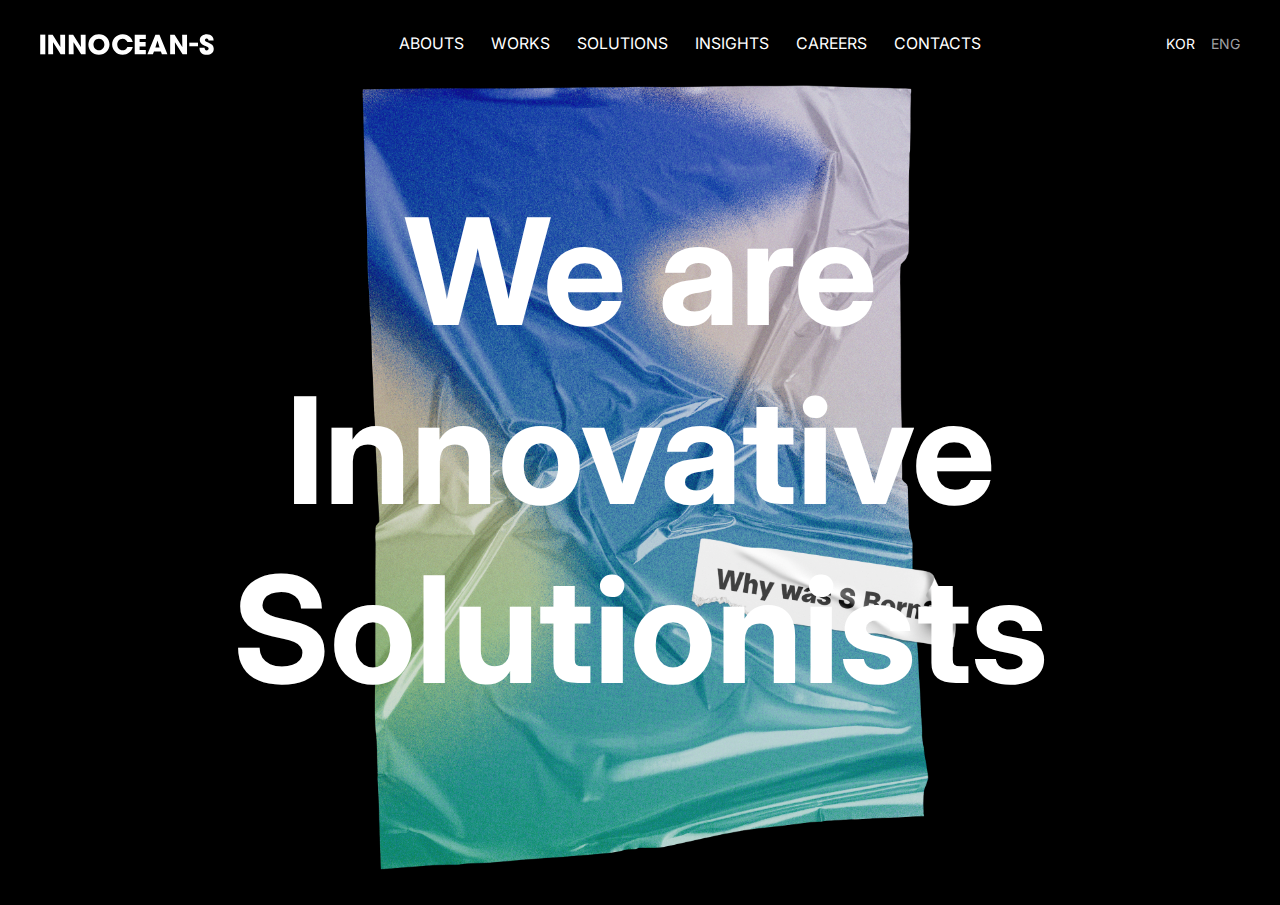
<file: index.html>
<!DOCTYPE html>
<html lang="ko">

<head>
    <meta charset="UTF-8">
    <meta name="viewport" content="width=device-width, initial-scale=1.0">
    <title>02_이노션에스</title>
    <link rel="stylesheet" href="css/style.css">

    <script>
        window.onload = () => {
            document.querySelector('.nav_btn').addEventListener('click', () => {
                document.querySelector('.nav_mobile').classList.add('active');
            });

            document.querySelector('.close_btn').addEventListener('click', () => {
                document.querySelector('.nav_mobile').classList.remove('active');
            });
        };/* script end */
    </script>
</head>

<body>
    <header class="header">
        <div class="inner">
            <h1 class="logo">
                <a href="#">
                    <img src="img/logo.svg" alt="이노션에스">
                </a>
            </h1><!-- .logo end -->

            <nav class="nav_pc pc">
                <ul class="gnb">

                    <li>
                        <a href="#" class="depth"> ABOUTS</a>
                    </li>

                    <li>
                        <a href="#" class="depth"> WORKS</a>
                    </li>

                    <li>
                        <a href="#" class="depth"> SOLUTIONS</a>
                    </li>

                    <li>
                        <a href="#" class="depth"> INSIGHTS</a>
                    </li>

                    <li>
                        <a href="#" class="depth"> CAREERS</a>
                    </li>

                    <li>
                        <a href="#" class="depth"> CONTACTS</a>
                    </li>

                </ul><!-- .gnb end -->
            </nav><!-- nav_pc.pc end -->

            <ul class="lang pc">
                <li><a href="#">KOR</a></li>
                <li><a href="#">ENG</a></li>
            </ul><!-- .lang end -->

            <button class="nav_btn mobile">
                <img src="img/btn_menu.svg" alt="메뉴보기">
            </button><!-- .nav_btn mobile end -->

            <nav class="nav_mobile mobile">
                <button class="close_btn">
                    <img src="img/close.svg" alt="메뉴닫기">
                </button><!-- close_btn end -->

                <ul class="gnb">

                    <li>
                        <a href="#" class="depth"> ABOUTS</a>
                    </li>

                    <li>
                        <a href="#" class="depth"> WORKS</a>
                    </li>

                    <li>
                        <a href="#" class="depth"> SOLUTIONS</a>
                    </li>

                    <li>
                        <a href="#" class="depth"> INSIGHTS</a>
                    </li>

                    <li>
                        <a href="#" class="depth"> CAREERS</a>
                    </li>

                    <li>
                        <a href="#" class="depth"> CONTACTS</a>
                    </li>

                </ul><!-- .gnb end -->

                <ul class="lang">
                    <li><a href="#">KOR</a></li>
                    <li><a href="#">ENG</a></li>
                </ul><!-- .lang end -->

            </nav><!-- nav_mobile mobile end -->
        </div><!-- .inner end -->
    </header><!-- .header end -->

    <main class="main">
        <section class="main_visual">
            <img src="img/visual.png" alt="We are Innovative Solutionists">
        </section><!-- .main_visual end -->

        <div class="text">
            <h2>We are</h2>
        <h2>Innovative</h2>
        <h2>Solutionists</h2>
        </div><!-- .text end -->
    </main><!-- .main end -->
</body>

</html>
</file>
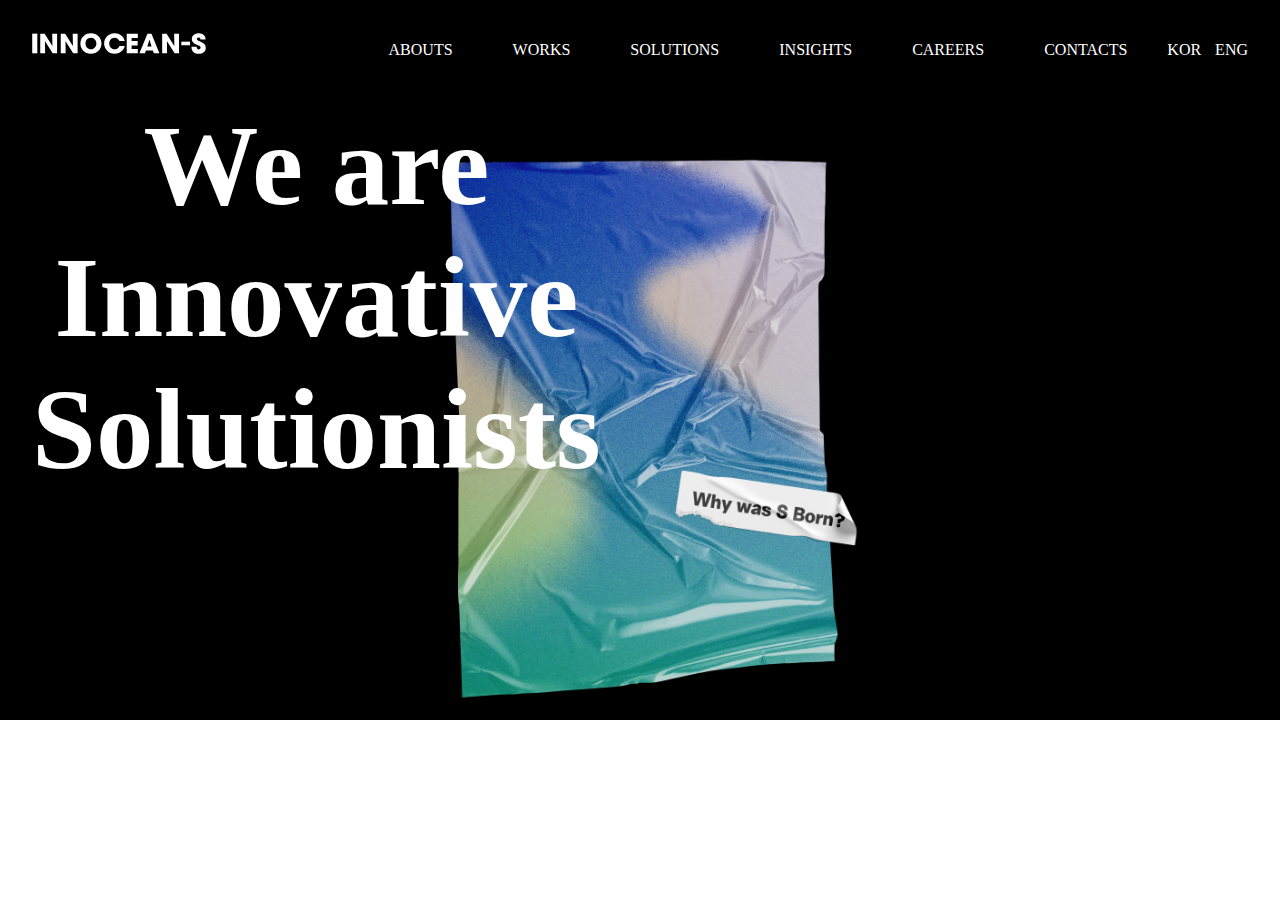
<file: index(me).html>
<!DOCTYPE html>
<html lang="ko">

<head>
    <meta charset="UTF-8">
    <meta name="viewport" content="width=device-width, initial-scale=1.0">
    <title>이노션에스</title>
    <link rel="stylesheet" href="css/01.css">
</head>

<body>
    <div class="all">
        <header class="header">
            <div class="inner">
                <h1 class="logo">
                    <a href="#"><img src="img/logo.svg" alt=""></a>
                </h1><!-- .logo end -->
                <nav class="nav_pc pc">
                    <ul class="gnb">
                        <li><a href="#">ABOUTS</a></li>
                        <li><a href="#">WORKS</a></li>
                        <li><a href="#">SOLUTIONS</a></li>
                        <li><a href="#">INSIGHTS</a></li>
                        <li><a href="#">CAREERS</a></li>
                        <li><a href="#">CONTACTS</a></li>
                    </ul><!-- .gnb end -->
                    <div class="menu">
                        
                            <a href="#" class="ko">KOR</a>
                            <a href="#" class="en">ENG</a>
                    </div><!-- .menu end -->
                   
                </nav><!-- .nav_pc pc end -->


                <nav class="nav_mobile mobile">
                    <button class="menu_btn mobile">
                        <img src="img/btn_menu.svg" alt="">
                    </button><!-- .menu_btn.mobile end -->
                    <ul class="gnb">
                        <li><a href="#">ABOUTS</a></li>
                        <li><a href="#">WORKS</a></li>
                        <li><a href="#">SOLUTIONS</a></li>
                        <li><a href="#">INSIGHTS</a></li>
                        <li><a href="#">CAREERS</a></li>
                        <li><a href="#">CONTACTS</a></li>
                    </ul><!-- .gnb end -->
                </nav><!-- .nav_mobile mobile end -->
            </div><!-- .inner end -->
        </header><!-- .header end -->
        <main class="main">
            <section class="main_visual">
                <div class="image"><img src="img/visual.png" alt=""></div>
                
                    <div class="text">
                        <h2>We are</h2>
                        <h2>Innovative</h2>
                        <h2>Solutionists</h2>
                    </div><!-- .text -->
                
            </section><!-- .main_visual end -->
            
        </main><!-- .main end -->
    </div><!-- .all end -->
</body>

</html>
</file>
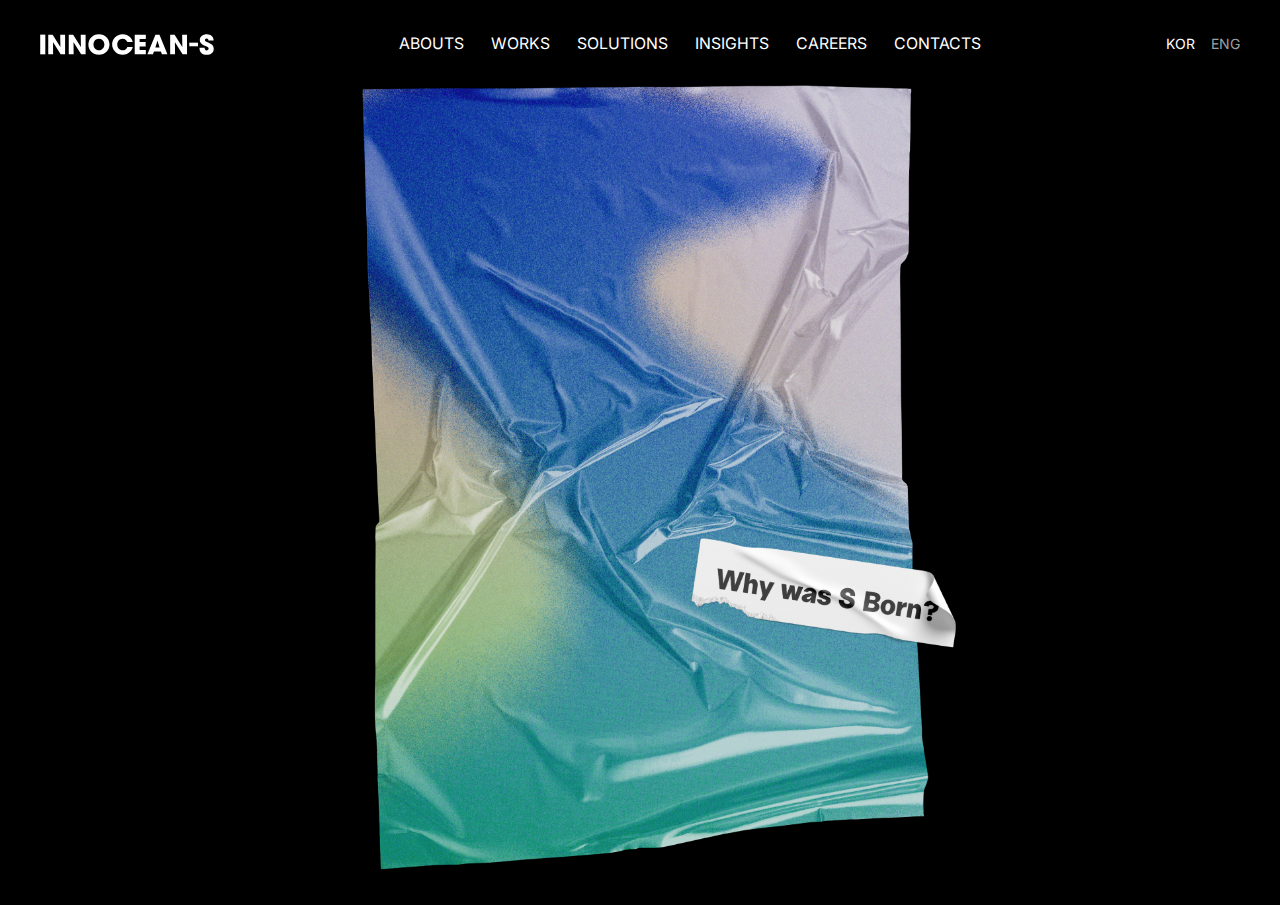
<file: index-02.html>
<!DOCTYPE html>
<html lang="ko">

<head>
    <meta charset="UTF-8">
    <meta name="viewport" content="width=device-width, initial-scale=1.0">
    <title>02_이노션에스</title>
    <link rel="stylesheet" href="css/style.css">

    <script>
        window.onload = () => {
            document.querySelector('.nav_btn').addEventListener('click', () => {
                document.querySelector('.nav_mobile').classList.add('active');
            });

            document.querySelector('.close_btn').addEventListener('click', () => {
                document.querySelector('.nav_mobile').classList.add('active');
            });
        };/* script end */
    </script>
</head>

<body>
    <header class="header">
        <div class="inner">
            <h1 class="logo">
                <a href="#">
                    <img src="img/logo.svg" alt="이노션에스">
                </a>
            </h1><!-- .logo end -->

            <nav class="nav_pc pc">
                <ul class="gnb">

                    <li>
                        <a href="#" class="depth"> ABOUTS</a>
                    </li>

                    <li>
                        <a href="#" class="depth"> WORKS</a>
                    </li>

                    <li>
                        <a href="#" class="depth"> SOLUTIONS</a>
                    </li>

                    <li>
                        <a href="#" class="depth"> INSIGHTS</a>
                    </li>

                    <li>
                        <a href="#" class="depth"> CAREERS</a>
                    </li>

                    <li>
                        <a href="#" class="depth"> CONTACTS</a>
                    </li>

                </ul><!-- .gnb end -->
            </nav><!-- nav_pc.pc end -->

            <ul class="lang pc">
                <li><a href="#">KOR</a></li>
                <li><a href="#">ENG</a></li>
            </ul><!-- .lang end -->

            <button class="nav_btn mobile">
                <img src="img/btn_menu.svg" alt="메뉴보기">
            </button><!-- .nav_btn mobile end -->

            <nav class="nav_mobile mobile">
                <button class="close_btn">
                    <img src="img/close.svg" alt="메뉴닫기">
                </button><!-- close_btn end -->

                <ul class="gnb">

                    <li>
                        <a href="#" class="depth"> ABOUTS</a>
                    </li>

                    <li>
                        <a href="#" class="depth"> WORKS</a>
                    </li>

                    <li>
                        <a href="#" class="depth"> SOLUTIONS</a>
                    </li>

                    <li>
                        <a href="#" class="depth"> INSIGHTS</a>
                    </li>

                    <li>
                        <a href="#" class="depth"> CAREERS</a>
                    </li>

                    <li>
                        <a href="#" class="depth"> CONTACTS</a>
                    </li>

                </ul><!-- .gnb end -->

                <ul class="lang">
                    <li><a href="#">KOR</a></li>
                    <li><a href="#">ENG</a></li>
                </ul><!-- .lang end -->

            </nav><!-- nav_mobile mobile end -->
        </div><!-- .inner end -->
    </header><!-- .header end -->

    <main class="main">
        <section class="main_visual">
            <img src="img/visual.png" alt="We are Innovative Solutionists">
        </section><!-- .main_visual end -->
    </main><!-- .main end -->
</body>

</html>
</file>
<file: css/style.css>
@charset "utf-8" ;
@import url('https://fonts.googleapis.com/css2?family=Inter:ital,opsz,wght@0,14..32,100..900;1,14..32,100..900&display=swap');
/*  font-family: "Inter", sans-serif; */
*{
    margin: 0;
    padding: 0;
    box-sizing: border-box;
}

li{
    list-style: none;
}

a{
    color: inherit;
    text-decoration: none;
}

body{
    font-family: "Inter", sans-serif;
    font-weight: 400;
    background-color: #000;
    color: #fff;
    position: relative;
}
/* 기본값 end */

button{
    border: 0;
    background-color: transparent;
}
.mobile{
    display: none;
}

.header{
    width: 100%;
    height: 87.84px;
    padding: 0 39.96px;
    position: absolute;
    top: 0;
    left: 0;
}

.header .inner{
    height: 100%;
    display: flex;
    justify-content: space-between;
    align-items: center;
}

.header .inner .logo{
    width: 173.88px;
}

.header .inner .logo a{
    width: 100%;
    display: block;
}

.header .inner .logo a img{
    width: 100%;
}

.header .inner .nav_pc .gnb{
    display: flex;
    gap: 5px;
}

.header .inner .nav_pc .gnb li:hover {
    /* display: block; */

    background-color: white;
    color: black;
    border-radius: 20px;
    text-align: center;
}

header .inner .nav_pc .gnb li a{
    display: block;
    padding: 5.94px 11px;
    font-size: 15.84px;
}

.header .inner .lang{
    display: flex;
    gap: 15.84px;
}

.header .inner .lang li{
    font-size: 14.04px;
}

.header .inner .lang li:nth-child(2){
    color: #9f9fa1;
}

.main_visual{
    height: 100vh;
    display: flex;
    align-items: center;
    justify-content: center;
}

.main_visual img{
    width: 757.984px;
    z-index: 0;
}


.main .text{
    position: absolute;
    top: 50%;
    left: 50%;
    transform: translate(-50%, -50%);
    text-align: center;
   
}
.main .text h2{
    font-size: 148px;
}

.main .text h2:nth-child(1){
    z-index: 100;
}
.main .text h2:nth-child(2){
    z-index: 1;
}
.main .text h2:nth-child(3){
    z-index: 100;
}


@media screen and (max-width:1024px) {
    .pc {display: none;}
    .header .inner .lang.pc {display: none;}

    .mobile {display: block;}

    .header {
        height: 72px;
        padding: 0 24px;
    }

    .header .inner .logo{
        width: 148px;
    }

    .header .inner .nav_mobile {
        width: 100%;
        height: 100%;
        position: fixed;
        right: -100%;
        top: 0;
        background-color: #000;
        padding: 155px 32px 24px 0;
        display: flex;
        flex-direction: column;
        justify-content: space-between;
        align-items: flex-end;/* 우측 배치 */
        text-align: right;/* 우측 정렬 */  
        transition: all 0.7s;
    }

    .header .inner .nav_mobile.active{
        right: 0;
    }

     .header .inner .nav_mobile .close_btn {
        position: absolute;
        top: 17px;
        right: 24px;
     }

     .header .inner .nav_mobile .gnb{
        display: flex;
        gap: 24px;
        flex-direction: column;
        
        
     }

     .header .inner .nav_mobile .gnb li{
        font-size: 55px;
        font-weight: 700;
        
        
     }

     .header .inner .nav_mobile .gnb li a{
        display: block;
        padding: 6px 8px;
     }

     .main_visual img{
        width: 538.98px;
     }
}

@media screen and (max-width:480px) {
    .main_visual img{
        width: 318px;
     }
}
</file>
<file: css/01.css>
@charset "utf-8";

* {
    margin: 0;
    padding: 0;
    box-sizing: border-box;
}

li {
    list-style: none;
}

a {
    text-decoration: none;
    color: inherit;
}

/* 기본설정 end */

.mobile {
    display: none;
}
.all{
    width: 100%;
    background-color: black;
}
.header {
    height: 100px;
    background-color: black;

}

.header .inner {
    max-width: 1280px;
    width: calc(100% - 64px);
    height: 100%;
    margin: 0 auto;
    display: flex;
    justify-content: space-between;
    align-items: center;

}

.header .inner .logo {
    height: 50px;
}

.header .inner .logo a {
    display: block;
    height: 100%;
}

.header .inner .nav_pc {
    display: flex;
    align-items: center;
}

.header .inner .nav_pc .gnb {
    color: white;
    display: flex;
    
}

.header .inner .nav_pc .gnb li {
    /* padding: auto 30px;
    background-color: white;
    color: black;
    border-radius: 30px;
    margin-left: 20px;
    display: none; */
}

.header .inner .nav_pc .gnb a {
    padding: 0 30px;
}

.header .inner .nav_pc .gnb li:hover {
    /* display: block; */
    width: 100%;
    background-color: white;
    color: black;
    border-radius: 20px;
    text-align: center;

}



.header .inner .menu a {
    color: white;
    margin-left: 10px;

}

@media screen and (max-width:1024px) {
    .pc {display: none;}
    .mobile {display: block;}

    .header .inner .nav_mobile .menu_btn {
        border: 0;
        background-color: transparent;
        height: 40px;
    }

    .header .inner .nav_mobile .menu_btn img {
        height: 100%;
    }

    .header .inner .nav_mobile {
        width: 80%;
        height: 100%;
        position: fixed;
        right: -100%;
        top: 0;
        background-color: #000000;
        transition: right 0.7s;
        color: white;
    }

    .header .inner .nav_mobile.active {
        right: 0;
    }

}




/* .header end */

.main {
    height: 100%;
    background-color: black;
}

.main .main_visual {
    max-width: 1280px;
    width: calc(100% - 64px);
    height: 100%;
    margin: 0 auto;
    text-align: center;
    display: flex;
    text-align: center;
}

.main .main_visual .image {
    width: 520px;
    height: 620px;
    margin: 0 auto;
}
.main .main_visual .image img{
    width: 100%;
    height: 100%;
    object-fit: cover;
    
}

.main .main_visual .text {
    position: absolute;
  
    margin: 0 auto;
}

.main .main_visual .text h2 {
    color: white;
    font-size: 115px;
    position: relative;
    text-align: center;

}
</file>
